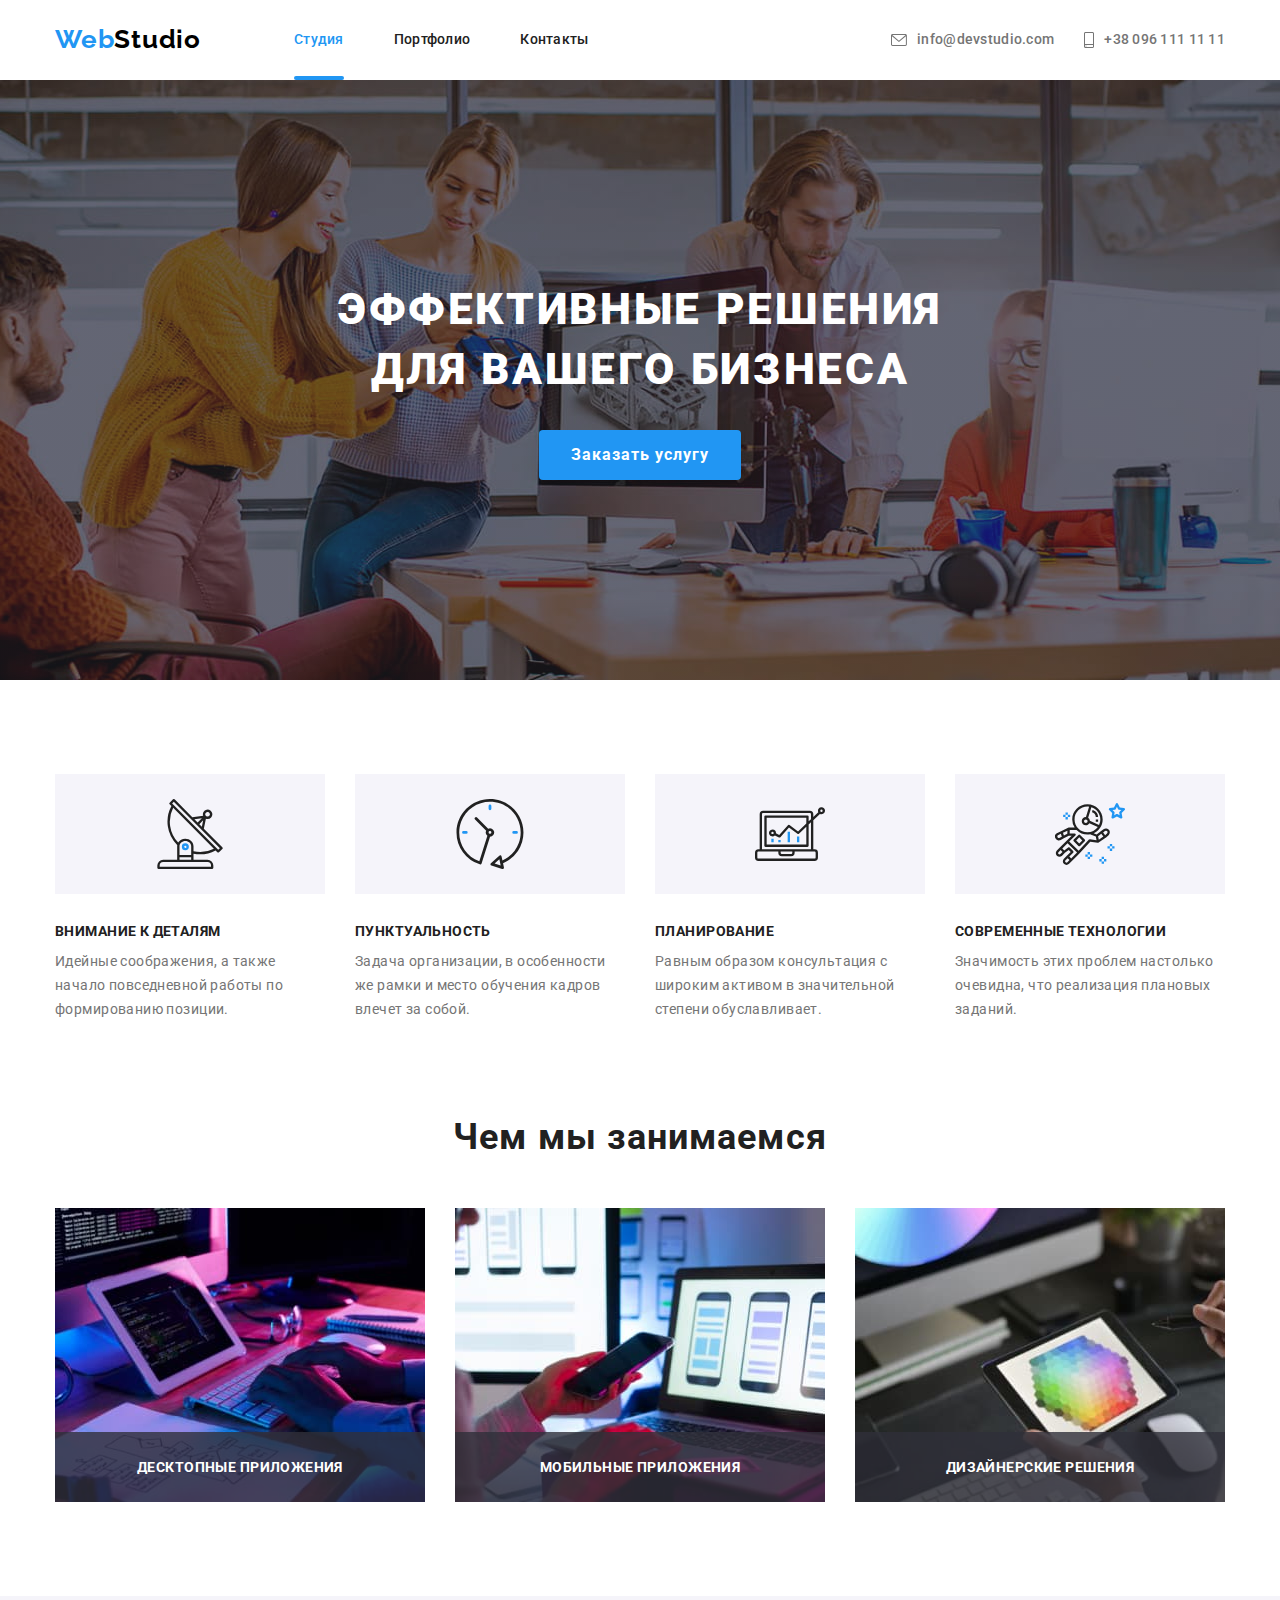
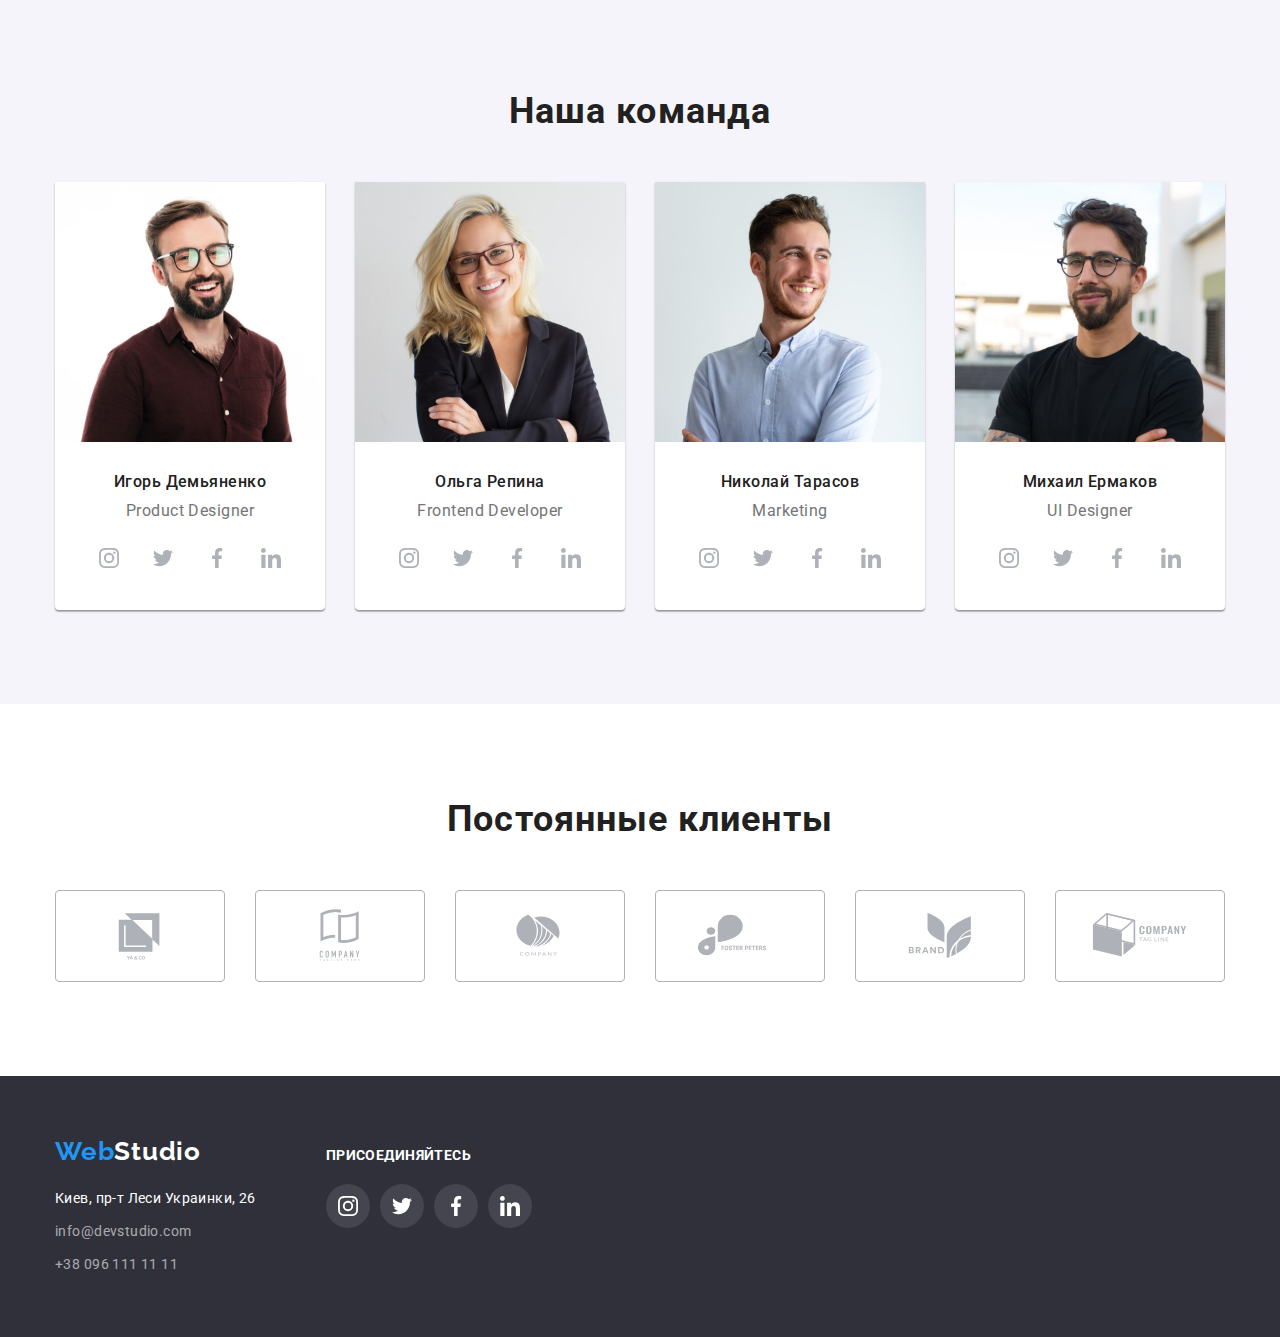
<file: index.html>
<!DOCTYPE html>
<html lang="ru">
	<head>
		<meta charset="UTF-8" />
		<meta http-equiv="X-UA-Compatible" content="IE=edge" />
		<meta name="viewport" content="width=device-width, initial-scale=1.0" />
		<title lang="en">Web Studio</title>
		<!-- Fonts -->
		<link rel="preconnect" href="https://fonts.googleapis.com" />
		<link rel="preconnect" href="https://fonts.gstatic.com" crossorigin />
		<link
			href="https://fonts.googleapis.com/css2?family=Raleway:wght@700&family=Roboto:wght@400;500;700;900&display=swap"
			rel="stylesheet"
		/>
		<!-- Modern-normalize-->
		<link
			rel="stylesheet"
			href="https://cdnjs.cloudflare.com/ajax/libs/modern-normalize/1.1.0/modern-normalize.min.css"
		/>
		<!-- Styles -->
		<link rel="stylesheet" href="./css/styles.css" />
	</head>

	<body>
		<!--Cекція хедер-->
		<header>
			<div class="header-container container">
				<nav class="nav-container">
					<a class="header-logo logo link" lang="en" href="./index.html">Web<span class="logo-header">Studio</span></a>

					<ul class="site-nav list">
						<li class="items"><a class="link current-page" href="./index.html">Студия</a></li>
						<li class="items"><a class="link" href="./portfolio.html">Портфолио</a></li>
						<li class="items"><a class="link" href="#">Контакты</a></li>
					</ul>
				</nav>

				<ul class="header-contact list">
					<li class="items">
						<a class="link" href="mailto:info@devstudio.com">
							<svg class="header-contact-icon" width="16px" height="12px">
								<use href="./images/icons.svg#envelope"></use>
							</svg>
							info@devstudio.com</a
						>
					</li>
					<li class="items"
						><a class="link" href="tel:+380961111111">
							<svg class="header-contact-icon" width="10px" height="16px">
								<use href="./images/icons.svg#smartphone"></use>
							</svg>
							+38 096 111 11 11</a
						></li
					>
				</ul>
			</div>
		</header>

		<!--Cекція унікального контенту на сторінці-->
		<main>
			<!--Cекція герой-->
			<section class="hero">
				<div class="hero-container container">
					<h1 class="hero-title">
						Эффективные решения <br />
						для вашего бизнеса
					</h1>
					<button class="hero-btn" type="button" data-modal-open>Заказать услугу</button>
				</div>
			</section>

			<!--Cекція переваги компанії-->
			<section class="section benefits">
				<div class="container">
					<h2 class="visually-hidden">Преимущества компании</h2>
					<ul class="benefits-list list">
						<li class="benefits-items">
							<div class="benefits-pic">
								<svg class="benefits-icon" width="70px" height="70px">
									<use href="./images/icons.svg#antenna"></use>
								</svg>
							</div>
							<h3 class="subtitle">Внимание к деталям</h3>
							<p class="desc"> Идейные соображения, а также начало повседневной работы по формированию позиции. </p>
						</li>
						<li class="benefits-items">
							<div class="benefits-pic">
								<svg class="benefits-icon" width="70px" height="70px">
									<use href="./images/icons.svg#clock"></use>
								</svg>
							</div>
							<h3 class="subtitle">Пунктуальность</h3>
							<p class="desc"> Задача организации, в особенности же рамки и место обучения кадров влечет за собой. </p>
						</li>
						<li class="benefits-items">
							<div class="benefits-pic">
								<svg class="benefits-icon" width="70px" height="70px">
									<use href="./images/icons.svg#diagram"></use>
								</svg>
							</div>
							<h3 class="subtitle">Планирование</h3>
							<p class="desc"> Равным образом консультация с широким активом в значительной степени обуславливает. </p>
						</li>
						<li class="benefits-items">
							<div class="benefits-pic">
								<svg class="benefits-icon" width="70px" height="70px">
									<use href="./images/icons.svg#astronaut"></use>
								</svg>
							</div>
							<h3 class="subtitle">Современные технологии</h3>
							<p class="desc"> Значимость этих проблем настолько очевидна, что реализация плановых заданий. </p>
						</li>
					</ul>
				</div>
			</section>

			<!-- Ceкція work -->
			<section class="section work">
				<div class="container">
					<h2 class="title">Чем мы занимаемся</h2>
					<ul class="work-list list">
						<li class="work-items">
							<img src="./images/work-1.jpg" alt="Процесс написания кода" width="370" height="294" />
							<p class="work-desc">Десктопные приложения</p>
						</li>
						<li class="work-items">
							<img
								src="./images/work-2.jpg"
								alt="Работа с дизайном сайта для мобильной версии"
								width="370"
								height="294"
							/>
							<p class="work-desc">Мобильные приложения</p>
						</li>
						<li class="work-items">
							<img src="./images/work-3.jpg" alt="Работа с цветом" width="370" height="294" />
							<p class="work-desc">Дизайнерские решения</p>
						</li>
					</ul>
				</div>
			</section>

			<!-- Ceкція team -->
			<section class="section team">
				<div class="container">
					<h2 class="title">Наша команда</h2>
					<ul class="team-list list">
						<li class="team-item item">
							<img class="image" src="./images/team-1.jpg" alt="Игорь Демьяненко" width="270" height="260" />
							<div class="team-box">
								<h3 class="subtitle">Игорь Демьяненко</h3>
								<p class="desc" lang="en">Product Designer</p>
								<ul class="team-socials list">
									<li class="team-socials-item">
										<a class="team-socials-link" href="#" aria-label="instagram-link">
											<svg class="team-icon" width="20px" height="20px">
												<use href="./images/icons.svg#instagram"></use>
											</svg>
										</a>
									</li>
									<li class="team-socials-item"
										><a class="team-socials-link" href="#" aria-label="twitter-link">
											<svg class="team-icon" width="20px" height="20px">
												<use href="./images/icons.svg#twitter"></use></svg
										></a>
									</li>
									<li class="team-socials-item">
										<a class="team-socials-link" href="#" aria-label="facebook-link"
											><svg class="team-icon" width="20px" height="20px">
												<use href="./images/icons.svg#facebook"></use></svg
										></a>
									</li>
									<li class="team-socials-item">
										<a class="team-socials-link" href="#" aria-label="linkedin-link"
											><svg class="team-icon" width="20px" height="20px">
												<use href="./images/icons.svg#linkedin"></use></svg
										></a>
									</li>
								</ul>
							</div>
						</li>
						<li class="team-item item">
							<img class="image" src="./images/team-2.jpg" alt="Ольга Репина" width="270" height="260" />
							<div class="team-box">
								<h3 class="subtitle">Ольга Репина</h3>
								<p class="desc" lang="en">Frontend Developer</p>
								<ul class="team-socials list">
									<li class="team-socials-item">
										<a class="team-socials-link" href="#" aria-label="instagram-link">
											<svg class="team-icon" width="20px" height="20px">
												<use href="./images/icons.svg#instagram"></use>
											</svg>
										</a>
									</li>
									<li class="team-socials-item"
										><a class="team-socials-link" href="#" aria-label="twitter-link">
											<svg class="team-icon" width="20px" height="20px">
												<use href="./images/icons.svg#twitter"></use></svg
										></a>
									</li>
									<li class="team-socials-item">
										<a class="team-socials-link" href="#" aria-label="facebook-link"
											><svg class="team-icon" width="20px" height="20px">
												<use href="./images/icons.svg#facebook"></use></svg
										></a>
									</li>
									<li class="team-socials-item">
										<a class="team-socials-link" href="#" aria-label="linkedin-link"
											><svg class="team-icon" width="20px" height="20px">
												<use href="./images/icons.svg#linkedin"></use></svg
										></a>
									</li>
								</ul>
							</div>
						</li>
						<li class="team-item item">
							<img class="image" src="./images/team-3.jpg" alt="Николай Тарасов" width="270" height="260" />
							<div class="team-box">
								<h3 class="subtitle">Николай Тарасов</h3>
								<p class="desc" lang="en">Marketing</p>
								<ul class="team-socials list">
									<li class="team-socials-item">
										<a class="team-socials-link" href="#" aria-label="instagram-link">
											<svg class="team-icon" width="20px" height="20px">
												<use href="./images/icons.svg#instagram"></use>
											</svg>
										</a>
									</li>
									<li class="team-socials-item"
										><a class="team-socials-link" href="#" aria-label="twitter-link">
											<svg class="team-icon" width="20px" height="20px">
												<use href="./images/icons.svg#twitter"></use></svg
										></a>
									</li>
									<li class="team-socials-item">
										<a class="team-socials-link" href="#" aria-label="facebook-link"
											><svg class="team-icon" width="20px" height="20px">
												<use href="./images/icons.svg#facebook"></use></svg
										></a>
									</li>
									<li class="team-socials-item">
										<a class="team-socials-link" href="#" aria-label="linkedin-link"
											><svg class="team-icon" width="20px" height="20px">
												<use href="./images/icons.svg#linkedin"></use></svg
										></a>
									</li>
								</ul>
							</div>
						</li>
						<li class="team-item item">
							<img class="image" src="./images/team-4.jpg" alt="Михаил Ермаков" width="270" height="260" />
							<div class="team-box">
								<h3 class="subtitle">Михаил Ермаков</h3>
								<p class="desc" lang="en">UI Designer</p>
								<ul class="team-socials list">
									<li class="team-socials-item">
										<a class="team-socials-link" href="#" aria-label="instagram-link">
											<svg class="team-icon" width="20px" height="20px">
												<use href="./images/icons.svg#instagram"></use>
											</svg>
										</a>
									</li>
									<li class="team-socials-item"
										><a class="team-socials-link" href="#" aria-label="twitter-link">
											<svg class="team-icon" width="20px" height="20px">
												<use href="./images/icons.svg#twitter"></use></svg
										></a>
									</li>
									<li class="team-socials-item">
										<a class="team-socials-link" href="#" aria-label="facebook-link"
											><svg class="team-icon" width="20px" height="20px">
												<use href="./images/icons.svg#facebook"></use></svg
										></a>
									</li>
									<li class="team-socials-item">
										<a class="team-socials-link" href="#" aria-label="linkedin-link"
											><svg class="team-icon" width="20px" height="20px">
												<use href="./images/icons.svg#linkedin"></use></svg
										></a>
									</li>
								</ul>
							</div>
						</li>
					</ul>
				</div>
			</section>

			<!-- Секція clients -->
			<section class="section clients">
				<div class="container">
					<h2 class="clients-title title">Постоянные клиенты</h2>
					<ul class="clients-list list">
						<li class="clients-item item"
							><a class="clients-link link" href="#"
								><svg class="clients-icon" width="106px" height="60px">
									<use href="./images/icons.svg#logo-1"></use></svg></a
						></li>
						<li class="clients-item item"
							><a class="clients-link link" href="#"
								><svg class="clients-icon" width="106px" height="60px">
									<use href="./images/icons.svg#logo-2"></use></svg></a
						></li>
						<li class="clients-item item"
							><a class="clients-link link" href="#"
								><svg class="clients-icon" width="106px" height="60px">
									<use href="./images/icons.svg#logo-3"></use></svg></a
						></li>
						<li class="clients-item item"
							><a class="clients-link link" href="#"
								><svg class="clients-icon" width="106px" height="60px">
									<use href="./images/icons.svg#logo-4"></use></svg></a
						></li>
						<li class="clients-item item"
							><a class="clients-link link" href="#"
								><svg class="clients-icon" width="106px" height="60px">
									<use href="./images/icons.svg#logo-5"></use></svg></a
						></li>
						<li class="clients-item item"
							><a class="clients-link link" href="#"
								><svg class="clients-icon" width="106px" height="60px">
									<use href="./images/icons.svg#logo-6"></use></svg></a
						></li>
					</ul>
				</div>
			</section>
		</main>

		<!--Cекція футер-->
		<footer class="footer">
			<div class="footer-container container">
				<div class="fotter-adress-block">
					<a class="footer-logo logo link" lang="en" href="./index.html">Web<span class="logo-footer">Studio</span></a>
					<address>
						<ul class="list">
							<li class="address-items">
								<a
									class="address link"
									href="https://goo.gl/maps/EDcTi23JJFDcdNwB6"
									target="_blank"
									rel="noopener norefferer "
								>
									Киев, пр-т Леси Украинки, 26
								</a>
							</li>
							<li class="address-items">
								<a class="contact link" href="mailto:info@devstudio.com">info@devstudio.com</a>
							</li>
							<li class="address-items">
								<a class="contact link" href="tel:+380961111111">+38 096 111 11 11</a>
							</li>
						</ul>
					</address>
				</div>
				<div class="footer-socials-block">
					<strong class="footer-socials-subtitle">Присоединяйтесь</strong>
					<ul class="footer-socials list">
						<li class="footer-socials-item">
							<a class="footer-socials-link" href="#" aria-label="instagram-link">
								<svg class="footer-icon" width="20px" height="20px">
									<use href="./images/icons.svg#instagram"></use>
								</svg>
							</a>
						</li>
						<li class="footer-socials-item"
							><a class="footer-socials-link" href="#" aria-label="twitter-link">
								<svg class="footer-icon" width="20px" height="20px">
									<use href="./images/icons.svg#twitter"></use></svg
							></a>
						</li>
						<li class="footer-socials-item">
							<a class="footer-socials-link" href="#" aria-label="facebook-link"
								><svg class="footer-icon" width="20px" height="20px">
									<use href="./images/icons.svg#facebook"></use></svg
							></a>
						</li>
						<li class="footer-socials-item">
							<a class="footer-socials-link" href="#" aria-label="linkedin-link"
								><svg class="footer-icon" width="20px" height="20px">
									<use href="./images/icons.svg#linkedin"></use></svg
							></a>
						</li>
					</ul>
				</div>
			</div>
		</footer>

		<!-- Модальне вікно -->
		<div class="backdrop is-hidden "data-modal>
			<div class="modal">
				<button class="modal-close-btn" type="button" data-modal-close>
					<svg width="18px" height="18px">
						<use href="./images/icons.svg#icon-close" ></use>
					
					</svg>
				</button>
		</div>
		<script src="./js/modal.js"></script>
	</body>
</html>
</file>
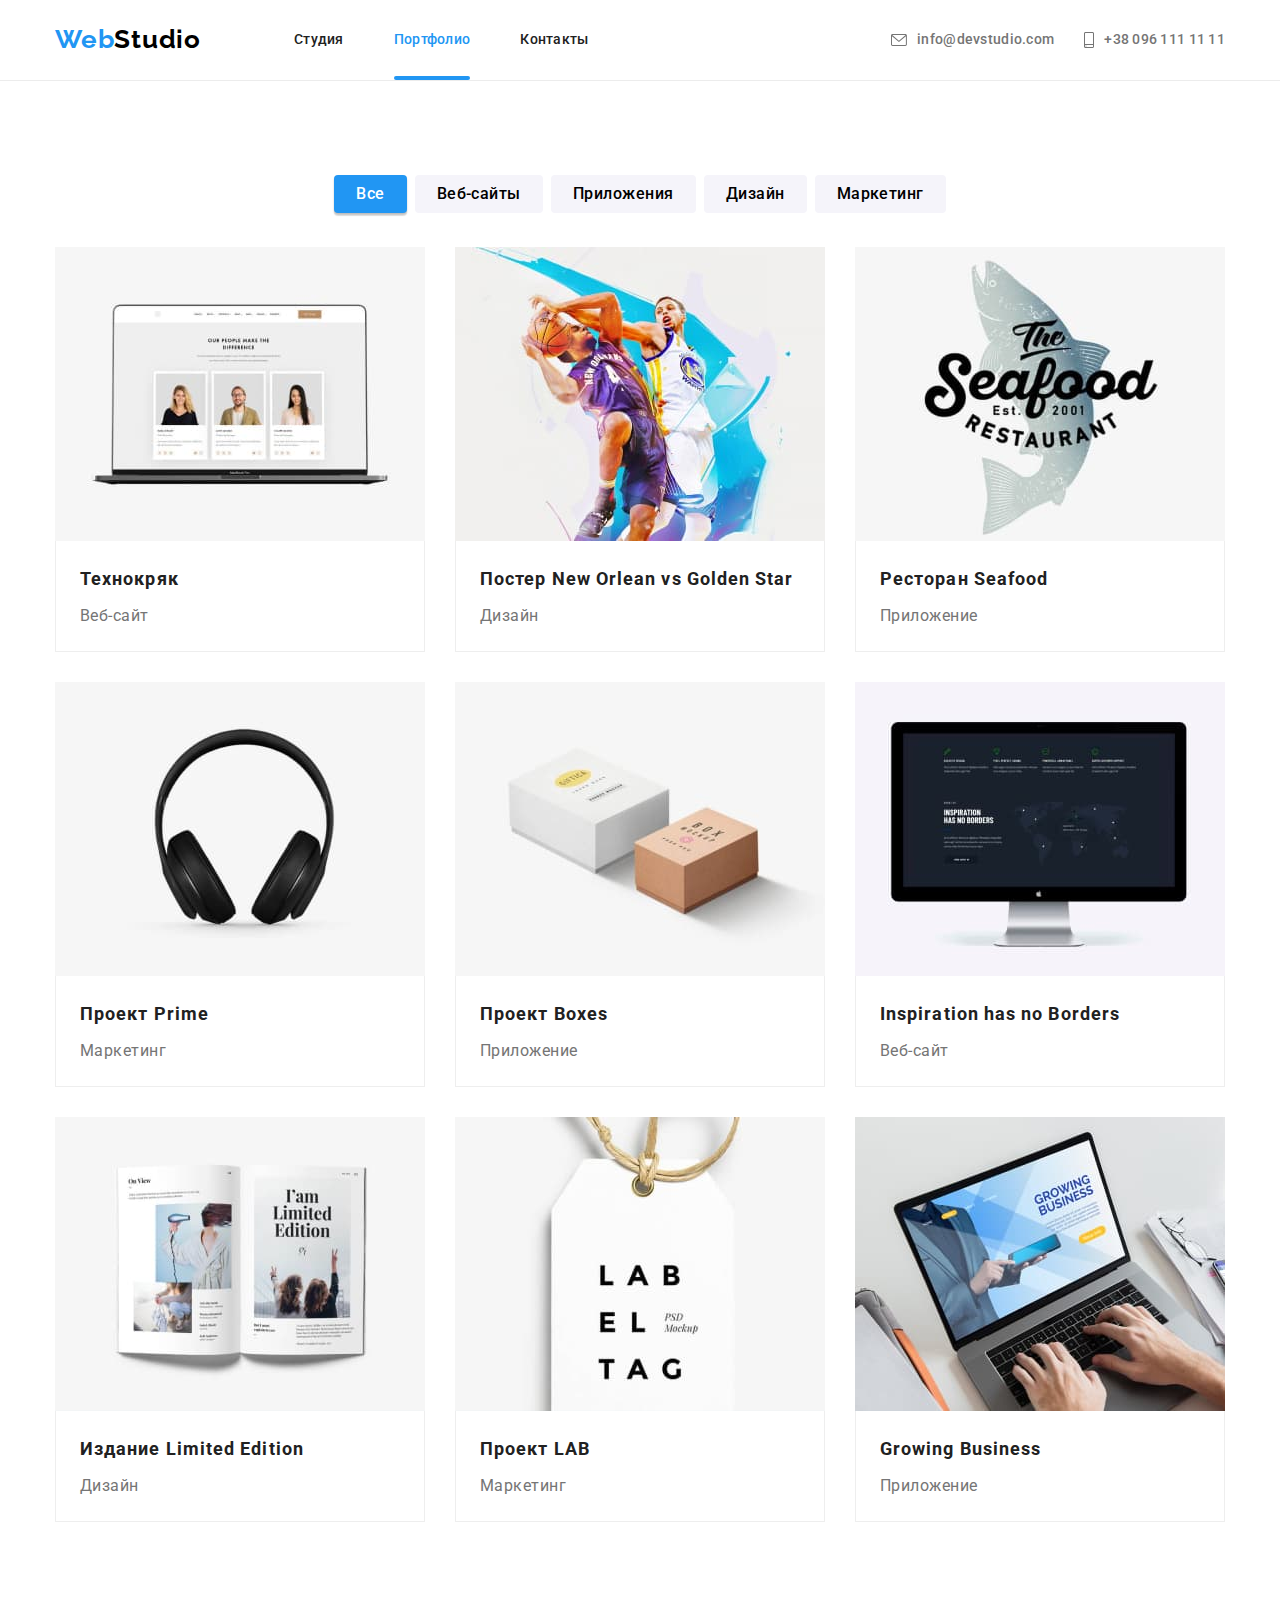
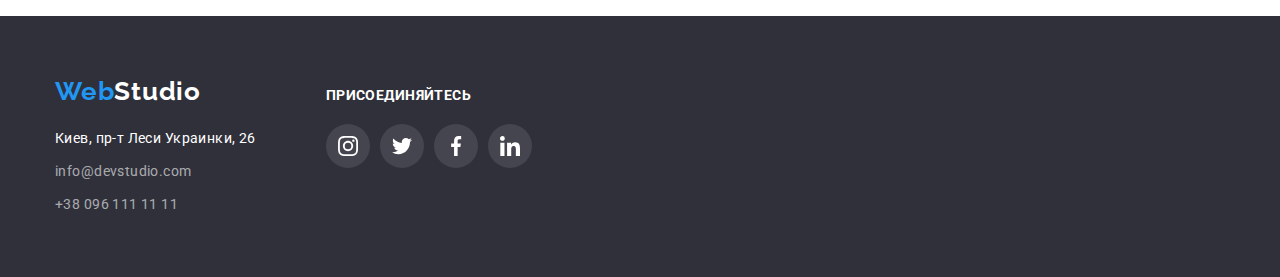
<file: portfolio.html>
<!DOCTYPE html>
<html lang="ru">
	<head>
		<meta charset="UTF-8" />
		<meta http-equiv="X-UA-Compatible" content="IE=edge" />
		<meta name="viewport" content="width=device-width, initial-scale=1.0" />
		<title lang="en">Web Studio</title>
		<!-- Fonts -->
		<link rel="preconnect" href="https://fonts.googleapis.com" />
		<link rel="preconnect" href="https://fonts.gstatic.com" crossorigin />
		<link
			href="https://fonts.googleapis.com/css2?family=Raleway:wght@700&family=Roboto:wght@400;500;700;900&display=swap"
			rel="stylesheet"
		/>
		<!-- Modern-normalize-->
		<link
			rel="stylesheet"
			href="https://cdnjs.cloudflare.com/ajax/libs/modern-normalize/1.1.0/modern-normalize.min.css"
		/>
		<!-- Styles -->
		<link rel="stylesheet" href="./css/styles.css" />
	</head>

	<body>
		<!--Cекція хедер-->
		<header>
			<div class="header-container container">
				<nav class="nav-container">
					<a class="header-logo logo link" lang="en" href="./index.html">Web<span class="logo-header">Studio</span></a>

					<ul class="site-nav list">
						<li class="items"><a class="link" href="./index.html">Студия</a></li>
						<li class="items"><a class="link current-page" href="./portfolio.html">Портфолио</a></li>
						<li class="items"><a class="link" href="#">Контакты</a></li>
					</ul>
				</nav>

				<ul class="header-contact list">
					<li class="items">
						<a class="link" href="mailto:info@devstudio.com">
							<svg class="header-contact-icon" width="16px" height="12px">
								<use href="./images/icons.svg#envelope"></use>
							</svg>
							info@devstudio.com</a
						>
					</li>
					<li class="items"
						><a class="link" href="tel:+380961111111">
							<svg class="header-contact-icon" width="10px" height="16px">
								<use href="./images/icons.svg#smartphone"></use>
							</svg>
							+38 096 111 11 11</a
						></li
					>
				</ul>
			</div>
		</header>

		<!--Cекція унікального контенту на сторінці-->
		<main>
			<!--Cекція Портфоліо-->
			<section class="portfolio">
				<div class="container">
					<h1 class="visually-hidden">Портфолио</h1>
					<ul class="button-list list">
						<li class="btn-items">
							<button class="portfolio-btn current-btn" type="button">Все</button>
						</li>
						<li class="btn-items">
							<button class="portfolio-btn" type="button">Веб-сайты</button>
						</li>
						<li class="btn-items">
							<button class="portfolio-btn" type="button">Приложения</button>
						</li>
						<li class="btn-items"><button class="portfolio-btn" type="button">Дизайн</button></li>
						<li class="btn-items">
							<button class="portfolio-btn" type="button">Маркетинг</button>
						</li>
					</ul>
					<ul class="portfolio-works list">
						<li class="portfolio-items">
							<a class="portfolio-link link" href="">
								<div class="portfolio-thumb">
									<img src="./images/project-1.jpg" alt="Веб-сайт на экране ноутбука" width="370" height="294" />
									<div class="portfolio-text-thumb">
										<p class="portfolio-text"
											>Ресурс предлагает комплексные предложения с разным уровнем функционала и сервисов. Все это
											позволит посетителю получить исчерпывающие сведения о компании или частном лице.</p
										></div
									>
								</div>
								<div class="portfolio-box">
									<h2 class="subtitle">Технокряк</h2>
									<p class="desc">Веб-сайт</p>
								</div>
							</a>
						</li>
						<li class="portfolio-items">
							<a class="portfolio-link link" href="">
								<div class="portfolio-thumb">
									<img src="./images/project-2.jpg" alt="Два баскетболиста" width="370" height="294" />
									<div class="portfolio-text-thumb">
										<p class="portfolio-text"
											>Ресурс предлагает комплексные предложения с разным уровнем функционала и сервисов. Все это
											позволит посетителю получить исчерпывающие сведения о компании или частном лице.</p
										></div
									>
								</div>
								<div class="portfolio-box">
									<h2 class="subtitle">Постер New Orlean vs Golden Star</h2>
									<p class="desc">Дизайн</p>
								</div>
							</a>
						</li>
						<li class="portfolio-items">
							<a class="portfolio-link link" href="">
								<div class="portfolio-thumb">
									<img src="./images/project-3.jpg" alt="Лого ресторана Seafood" width="370" height="294" />
									<div class="portfolio-text-thumb">
										<p class="portfolio-text"
											>Ресурс предлагает комплексные предложения с разным уровнем функционала и сервисов. Все это
											позволит посетителю получить исчерпывающие сведения о компании или частном лице.</p
										></div
									>
								</div>
								<div class="portfolio-box">
									<h2 class="subtitle">Ресторан Seafood</h2>
									<p class="desc">Приложение</p>
								</div>
							</a>
						</li>
						<li class="portfolio-items">
							<a class="portfolio-link link" href="">
								<div class="portfolio-thumb">
									<img src="./images/project-4.jpg" alt="Черные наушники" width="370" height="294" />
									<div class="portfolio-text-thumb">
										<p class="portfolio-text"
											>Ресурс предлагает комплексные предложения с разным уровнем функционала и сервисов. Все это
											позволит посетителю получить исчерпывающие сведения о компании или частном лице.</p
										></div
									>
								</div>

								<div class="portfolio-box">
									<h2 class="subtitle">Проект Prime</h2>
									<p class="desc">Маркетинг</p>
								</div>
							</a>
						</li>
						<li class="portfolio-items">
							<a class="portfolio-link link" href="">
								<div class="portfolio-thumb">
									<img src="./images/project-5.jpg" alt="Белая и коричневая коробки" width="370" height="294" />
									<div class="portfolio-text-thumb">
										<p class="portfolio-text"
											>Ресурс предлагает комплексные предложения с разным уровнем функционала и сервисов. Все это
											позволит посетителю получить исчерпывающие сведения о компании или частном лице.</p
										></div
									>
								</div>
								<div class="portfolio-box">
									<h2 class="subtitle">Проект Boxes</h2>
									<p class="desc">Приложение</p>
								</div>
							</a>
						</li>
						<li class="portfolio-items">
							<a class="portfolio-link link" href="">
								<div class="portfolio-thumb">
									<img src="./images/project-6.jpg" alt="Веб-сайт на экране монитора" width="370" height="294" />
									<div class="portfolio-text-thumb">
										<p class="portfolio-text"
											>Ресурс предлагает комплексные предложения с разным уровнем функционала и сервисов. Все это
											позволит посетителю получить исчерпывающие сведения о компании или частном лице.</p
										></div
									>
								</div>

								<div class="portfolio-box">
									<h2 class="subtitle">Inspiration has no Borders</h2>
									<p class="desc">Веб-сайт</p>
								</div>
							</a>
						</li>
						<li class="portfolio-items">
							<a class="portfolio-link link" href="">
								<div class="portfolio-thumb">
									<img src="./images/project-7.jpg" alt="Открытый журнал" width="370" height="294" />
									<div class="portfolio-text-thumb">
										<p class="portfolio-text"
											>Ресурс предлагает комплексные предложения с разным уровнем функционала и сервисов. Все это
											позволит посетителю получить исчерпывающие сведения о компании или частном лице.</p
										></div
									>
								</div>
								<div class="portfolio-box">
									<h2 class="subtitle">Издание Limited Edition</h2>
									<p class="desc">Дизайн</p>
								</div>
							</a>
						</li>
						<li class="portfolio-items">
							<a class="portfolio-link link" href="">
								<div class="portfolio-thumb">
									<img src="./images/project-8.jpg" alt="Лейбл" width="370" height="294" />
									<div class="portfolio-text-thumb">
										<p class="portfolio-text"
											>Ресурс предлагает комплексные предложения с разным уровнем функционала и сервисов. Все это
											позволит посетителю получить исчерпывающие сведения о компании или частном лице.</p
										></div
									>
								</div>
								<div class="portfolio-box">
									<h2 class="subtitle">Проект LAB</h2>
									<p class="desc">Маркетинг</p>
								</div>
							</a>
						</li>
						<li class="portfolio-items">
							<a class="portfolio-link link" href="">
								<div class="portfolio-thumb">
									<img src="./images/project-9.jpg" alt="Работа за ноутбуком" width="370" height="294" />
									<div class="portfolio-text-thumb">
										<p class="portfolio-text"
											>Ресурс предлагает комплексные предложения с разным уровнем функционала и сервисов. Все это
											позволит посетителю получить исчерпывающие сведения о компании или частном лице.</p
										></div
									>
								</div>
								<div class="portfolio-box">
									<h2 class="subtitle">Growing Business</h2>
									<p class="desc">Приложение</p>
								</div>
							</a>
						</li>
					</ul>
				</div>
			</section>
		</main>

		<!--Cекція футер-->
		<footer class="footer">
			<div class="footer-container container">
				<div class="fotter-adress-block">
					<a class="footer-logo logo link" lang="en" href="./index.html">Web<span class="logo-footer">Studio</span></a>
					<address>
						<ul class="list">
							<li class="address-items">
								<a
									class="address link"
									href="https://goo.gl/maps/EDcTi23JJFDcdNwB6"
									target="_blank"
									rel="noopener norefferer "
								>
									Киев, пр-т Леси Украинки, 26
								</a>
							</li>
							<li class="address-items">
								<a class="contact link" href="mailto:info@devstudio.com">info@devstudio.com</a>
							</li>
							<li class="address-items">
								<a class="contact link" href="tel:+380961111111">+38 096 111 11 11</a>
							</li>
						</ul>
					</address>
				</div>
				<div class="footer-socials-block">
					<strong class="footer-socials-subtitle">Присоединяйтесь</strong>
					<ul class="footer-socials list">
						<li class="footer-socials-item">
							<a class="footer-socials-link" href="#" aria-label="instagram-link">
								<svg class="footer-icon" width="20px" height="20px">
									<use href="./images/icons.svg#instagram"></use>
								</svg>
							</a>
						</li>
						<li class="footer-socials-item"
							><a class="footer-socials-link" href="#" aria-label="twitter-link">
								<svg class="footer-icon" width="20px" height="20px">
									<use href="./images/icons.svg#twitter"></use></svg
							></a>
						</li>
						<li class="footer-socials-item">
							<a class="footer-socials-link" href="#" aria-label="facebook-link"
								><svg class="footer-icon" width="20px" height="20px">
									<use href="./images/icons.svg#facebook"></use></svg
							></a>
						</li>
						<li class="footer-socials-item">
							<a class="footer-socials-link" href="#" aria-label="linkedin-link"
								><svg class="footer-icon" width="20px" height="20px">
									<use href="./images/icons.svg#linkedin"></use></svg
							></a>
						</li>
					</ul>
				</div>
			</div>
		</footer>
	</body>
</html>
</file>
<file: css/styles.css>
/* Колір основного тексту #212121; */
/* Колір другорядного тексту #757575; */
/* Колір  акценту  #2196F3; */
/* Білий колір #ffffff */
/* Колір другорядного фону #F5F4FA */
/* Колір фону hero та футера background: #2F303A */

:root {
	/* Colors */
	--primary-text-color: #212121;
	--desc-text-color: #757575;
	--accent-color: #2196f3;
	--light-text-color: #ffffff;
	--address-text-color: rgba(255, 255, 255, 0.6);
	--logo-dark-color: #000000;

	--hover-btn-color: #188ce8;
	--main-background-color: #ffffff;
	--primary-background-color: #2f303a;
	--secondary-background-color: #f5f4fa;
	--primary-icon-color: #afb1b8;

	/* Fonts */
	--primary-font-family: "Roboto", sans-serif;
	--secondary-font-family: "Raleway", sans-serif;

	--primary-font-size: 14px;
	--primary-letter-spacing: 0.03em;

	/* Others */
	--items: 3;
	--indent: 30px;

	--transition-color: color 250ms cubic-bezier(0.4, 0, 0.2, 1);
	--transition-background-color: background-color 250ms cubic-bezier(0.4, 0, 0.2, 1);
	--anim-fast: 250ms cubic-bezier(0.4, 0, 0.2, 1);
	
}

body {
	background-color: var(--main-background-color);
	color: var(--primary-text-color);

	font-family: var(--primary-font-family);
	font-size: var(--primary-font-size);
	letter-spacing: var(--primary-letter-spacing);
}

/* Reset */

h1,
h2,
h3,
h4,
p {
	margin: 0;
}

img {
	display: block;
	max-width: 100%;
	height: auto;
}

/* Common styles start */

.visually-hidden {
	position: absolute;
	width: 1px;
	height: 1px;
	margin: -1px;
	border: 0;
	padding: 0;

	white-space: nowrap;
	clip-path: inset(100%);
	clip: rect(0 0 0 0);
	overflow: hidden;
}

.logo {
	color: var(--accent-color);

	font-family: var(--secondary-font-family);
	font-weight: 700;
	font-size: 26px;
	line-height: 1.19;
	letter-spacing: var(--primary-letter-spacing);
}

.section {
	padding-top: 94px;
	padding-bottom: 94px;
}

.list {
	padding: 0;
	margin: 0;
	list-style: none;
}

.link {
	text-decoration: none;
}

.title {
	font-size: 36px;
	line-height: 1.17;
	text-align: center;
	letter-spacing: var(--primary-letter-spacing);
}

.container {
	width: 1200px;
	margin-left: auto;
	margin-right: auto;
	padding-left: 15px;
	padding-right: 15px;
}

/* Common styles end */

/* Header */
.header-container {
	display: flex;
}

/* Site-nav */

.nav-container {
	display: flex;
	align-items: center;
}

.header-logo {
	margin-right: 93px;
	padding-top: 24px;
	padding-bottom: 25px;
}

.logo-header {
	color: var(--logo-dark-color);
}

.site-nav {
	display: flex;
}

.site-nav .items:not(:last-child) {
	margin-right: 50px;
}

.site-nav .link {
	display: block;
	padding-top: 32px;
	padding-bottom: 0px;
	color: inherit;

	font-weight: 500;
	line-height: 1.14;
	letter-spacing: 0.02em;

	transition: var(--transition-color);
}

.site-nav .current-page,
.site-nav .link:hover,
.site-nav .link:focus {
	color: var(--accent-color);
}

.site-nav .current-page::after {
	content: "";
	display: block;
	width: 100%;
	height: 4px;
	margin-top: 28px;

	background-color: var(--accent-color);
	border-radius: 2px;
}

/* Contact */

.header-contact {
	display: flex;
	margin-left: auto;
	align-items: center;
}

.header-contact > .items:not(:last-child) {
	margin-right: 30px;
}

.header-contact .link {
	display: flex;
	padding-top: 32px;
	padding-bottom: 32px;
	align-items: center;
	color: var(--desc-text-color);

	font-weight: 500;
	line-height: 1.14;
	letter-spacing: 0.02em;

	transition: var(--transition-color);
}

.header-contact .link:hover,
.header-contact .link :focus {
	color: var(--accent-color);
}

.header-contact-icon {
	margin-right: 10px;
	fill: currentColor;
}

/* Hero */
.hero {
	padding-top: 200px;
	padding-bottom: 200px;
	margin-left: auto;
	margin-right: auto;
	max-width: 1600px;
	height: 600px;

	background-color: var(--primary-background-color);
	background-image: linear-gradient(rgba(47, 48, 58, 0.4), rgba(47, 48, 58, 0.4)), url(../images/hero-img.jpg);

	background-repeat: no-repeat;
	background-position: center;
	background-size: cover;
}

.hero-title {
	margin-bottom: 30px;
	color: var(--light-text-color);

	font-weight: 900;
	font-size: 44px;
	line-height: 1.36;
	text-align: center;
	letter-spacing: 0.06em;
	text-transform: uppercase;
}

/* Hero Button */

.hero-btn {
	display: block;
	margin-left: auto;
	margin-right: auto;
	padding: 10px 32px;
	color: var(--light-text-color);
	background-color: var(--accent-color);

	font-family: inherit;
	font-weight: 700;
	font-size: 16px;
	line-height: 1.88;

	text-align: center;
	letter-spacing: 0.06em;
	border: none;

	box-shadow: 0px 4px 4px rgba(0, 0, 0, 0.15);
	border-radius: 4px;

	transition: var(--transition-background-color);
}

.hero-btn:hover,
.hero-btn:focus {
	background-color: var(--hover-btn-color);
	cursor: pointer;
}

/* Benefits */
.benefits-list {
	display: flex;
}

.benefits-items {
	width: 270px;
}

.benefits-items:not(:last-child) {
	margin-right: 30px;
}

.benefits-pic {
	display: flex;
	margin-bottom: 30px;
	justify-content: center;
	align-items: center;
	height: 120px;

	background-color: var(--secondary-background-color);
}

.benefits .subtitle {
	margin-bottom: 10px;

	font-size: 14px;
	line-height: 1.14;
	letter-spacing: var(--primary-letter-spacing);
	text-transform: uppercase;
}

.benefits .desc {
	color: var(--desc-text-color);
	line-height: 1.71;
	letter-spacing: var(--primary-letter-spacing);
	text-align: left;
}

/* Work */
.work {
	padding-top: 0;
}

.work .title {
	margin-bottom: 50px;
}

.work-list {
	display: flex;
}

.work-items:not(:last-child) {
	margin-right: 30px;
}

.work-items {
	position: relative;
}

.work-desc {
	position: absolute;
	display: flex;
	justify-content: center;
	bottom: 0;
	align-items: center;

	width: 100%;
	height: 70px;

	font-weight: 700;
	line-height: 1, 14;
	text-align: center;
	text-transform: uppercase;
	color: var(--light-text-color);
	background: rgba(47, 48, 58, 0.8);
}

/* Team */
.team {
	background-color: var(--secondary-background-color);
}

.team .title {
	margin-bottom: 50px;
}

.team-list {
	display: flex;
}

.team-item {
	margin-right: 30px;

	background-color: var(--main-background-color);
	box-shadow: 0px 1px 3px rgba(0, 0, 0, 0.12), 0px 1px 1px rgba(0, 0, 0, 0.14), 0px 2px 1px rgba(0, 0, 0, 0.2);
	border-radius: 0px 0px 4px 4px;
}

.team-item:last-child {
	margin: 0;
}

.team-box {
	padding-top: 30px;
	padding-bottom: 30px;
}

.team .subtitle,
.team .desc {
	font-size: 16px;
	line-height: 1.19;

	text-align: center;
	letter-spacing: 0.03em;
}

.team .subtitle {
	margin-bottom: 10px;
	font-weight: 500;
}

.team .desc {
	margin-bottom: 16px;

	color: var(--desc-text-color);
}

.team-socials {
	display: flex;
	justify-content: center;
}

.team-socials-item:not(:last-child) {
	margin-right: 10px;
}

.team-socials-item {
	width: 44px;
	height: 44px;
}

.team-socials-link {
	display: flex;
	width: 100%;
	height: 100%;
	align-items: center;
	justify-content: center;

	color: var(--primary-icon-color);
	border-radius: 50%;

	transition: var(--transition-color), var(--transition-background-color);
}

.team-icon {
	fill: currentColor;
}

.team-socials-link:hover,
.team-socials-link:focus {
	background-color: var(--accent-color);
	color: var(--light-text-color);
}

/* Clients */

.clients-title {
	margin-bottom: 50px;
}

.clients-list {
	display: flex;
}

.clients-link {
	display: flex;
	justify-content: center;
	align-items: center;

	width: 170px;
	height: 92px;

	color: var(--primary-icon-color);
	border: 1px solid var(--primary-icon-color);
	border-radius: 4px;

	transition: var(--transition-color), border-color var(--anim-fast);
}

.clients-item:not(:last-child) {
	margin-right: 30px;
}

.clients-link:hover,
.clients-link:focus {
	color: var(--accent-color);
	border-color: var(--accent-color);
}

.clients-icon {
	fill: currentColor;
}

/* Footer */
.footer {
	padding-top: 60px;
	padding-bottom: 60px;
	background-color: var(--primary-background-color);
}

.footer-logo {
	display: inline-block;
	margin-bottom: 20px;
}

.logo-footer,
.footer .address {
	color: var(--light-text-color);
}

.address-items:not(:last-child) {
	margin-bottom: 9px;
}

.footer .contact {
	color: var(--address-text-color);
}

.footer .address,
.footer .contact {
	transition: var(--transition-color);
}

.footer .address:hover,
.footer .address:focus,
.footer .contact:hover,
.footer .contact:focus {
	color: var(--accent-color);
}

.footer .address,
.footer .contact {
	font-style: normal;
	line-height: 1.71;
	letter-spacing: var(--primary-letter-spacing);
}

/* Footer socials */

.footer-container {
	display: flex;
	align-items: baseline;
}

.footer-socials-block {
	margin-left: 70px;
}

.footer-socials-subtitle {
	display: block;
	margin-bottom: 20px;

	font-family: "Roboto";
	font-style: normal;
	font-weight: 700;
	line-height: 1.14;
	text-transform: uppercase;

	color: var(--light-text-color);
}

.footer-socials {
	display: flex;
	justify-content: center;
}

.footer-socials-item:not(:last-child) {
	margin-right: 10px;
}

.footer-socials-item {
	width: 44px;
	height: 44px;
}

.footer-socials-link {
	display: flex;
	width: 100%;
	height: 100%;
	align-items: center;
	justify-content: center;

	color: var(--light-text-color);
	background: rgba(255, 255, 255, 0.1);
	border-radius: 50%;

	transition: var(--transition-background-color);
}

.footer-icon {
	fill: currentColor;
}

.footer-socials-link:hover,
.footer-socials-link:focus {
	background-color: var(--accent-color);
}

/* Modal window */

.backdrop {
	position: fixed;
	top: 0;
	left: 0;
	width: 100%;
	height: 100%;

	background: rgba(0, 0, 0, 0.2);

	opacity: 1;
	visibility: visible;
	pointer-events: initial;

	transition: opacity 500ms cubic-bezier(0.4, 0, 0.2, 1), visibility 500ms cubic-bezier(0.4, 0, 0.2, 1);
}

.backdrop.is-hidden {
	opacity: 0;
	visibility: hidden;
	pointer-events: none;

	transform: scale(4) rotateZ(90deg);
	transition: opacity 800ms cubic-bezier(0.4, 0, 0.2, 1), visibility 800ms cubic-bezier(0.4, 0, 0.2, 1), transform 1600ms cubic-bezier(0.4, 0, 0.2, 1);
}

.modal {
	position: absolute;
	top: 50%;
	left: 50%;
	transform: translateX(-50%) translateY(-50%);

	width: 528px;
	height: 581px;

	background: #ffffff;
	box-shadow: 0px 1px 3px rgba(0, 0, 0, 0.12), 0px 1px 1px rgba(0, 0, 0, 0.14), 0px 2px 1px rgba(0, 0, 0, 0.2);
	border-radius: 4px;
}

.modal-close-btn {
	position: absolute;
	top: 8px;
	right: 8px;

	display: flex;
	align-items: center;
	justify-content: center;
	width: 30px;
	height: 30px;
	padding: 0;

	background: #ffffff;
	border: 1px solid rgba(0, 0, 0, 0.1);
	border-radius: 50%;
	cursor: pointer;
}

/* Portfolio Page*/
.portfolio {
	padding-top: 94px;
	padding-bottom: 94px;
	border-top: 1px solid #ececec;
}

/* Portfolio Button */
.button-list {
	display: flex;
	margin-bottom: 34px;
	justify-content: center;
}

.btn-items:not(:last-child) {
	margin-right: 8px;
}

.portfolio-btn {
	padding: 6px 22px;

	font-family: inherit;
	font-weight: 500;
	font-size: 16px;
	line-height: 1.62;
	text-align: center;
	letter-spacing: var(--primary-letter-spacing);
	border: none;
	background-color: var(--secondary-background-color);
	border-radius: 4px;

	transition: var(--transition-color), var(--transition-background-color), box-shadow var(--anim-fast);
}

.current-btn,
.portfolio-btn:hover,
.portfolio-btn:focus {
	color: var(--light-text-color);
	background-color: var(--accent-color);
	box-shadow: 0px 3px 1px rgba(0, 0, 0, 0.1), 0px 1px 2px rgba(0, 0, 0, 0.08), 0px 2px 2px rgba(0, 0, 0, 0.12);
}

.portfolio-btn:hover,
.portfolio-btn:focus {
	cursor: pointer;
}

/* Portfolio works */

.portfolio-works {
	display: flex;
	flex-wrap: wrap;
	margin: calc(-1 * var(--indent) / 2);
}

.portfolio-items {
	flex-basis: calc((100% - (var(--indent)) * var(--items)) / var(--items));
	margin: calc(var(--indent) / 2);
}

.portfolio-link {
	display: block;
	transition: box-shadow var(--anim-fast);
}

.portfolio-link:hover,
.portfolio-link:focus {
	box-shadow: 0px 1px 1px rgba(0, 0, 0, 0.12), 0px 4px 4px rgba(0, 0, 0, 0.06), 1px 4px 6px rgba(0, 0, 0, 0.16);
}
.portfolio-thumb {
	position: relative;

	overflow: hidden;
}

.portfolio-text-thumb {
	position: absolute;
	display: flex;
	justify-content: center;
	align-items: center;
	top: 0;
	left: 0;
	width: 100%;
	height: 100%;

	font-size: 18px;
	line-height: 1.56;
	color: var(--light-text-color);
	background: rgba(33, 150, 243, 0.9);

	transition: transform var(--anim-fast);
	transform: translateY(100%);
	overflow: hidden;
	/* opacity: 0; */
}

.portfolio-link:hover .portfolio-text-thumb,
.portfolio-link:focus .portfolio-text-thumb {
	transform: none;
}

.portfolio-text {
	width: 322px;
}

.portfolio-box {
	padding: 20px 24px;

	border: 1px solid #eeeeee;
	border-top: none;
}

.portfolio .subtitle {
	margin-bottom: 4px;

	color: var(--primary-text-color);

	font-size: 18px;
	line-height: 2;
	letter-spacing: 0.06em;
}

.portfolio .desc {
	color: var(--desc-text-color);
	font-size: 16px;
	line-height: 1.88;
	letter-spacing: var(--primary-letter-spacing);
}
</file>
